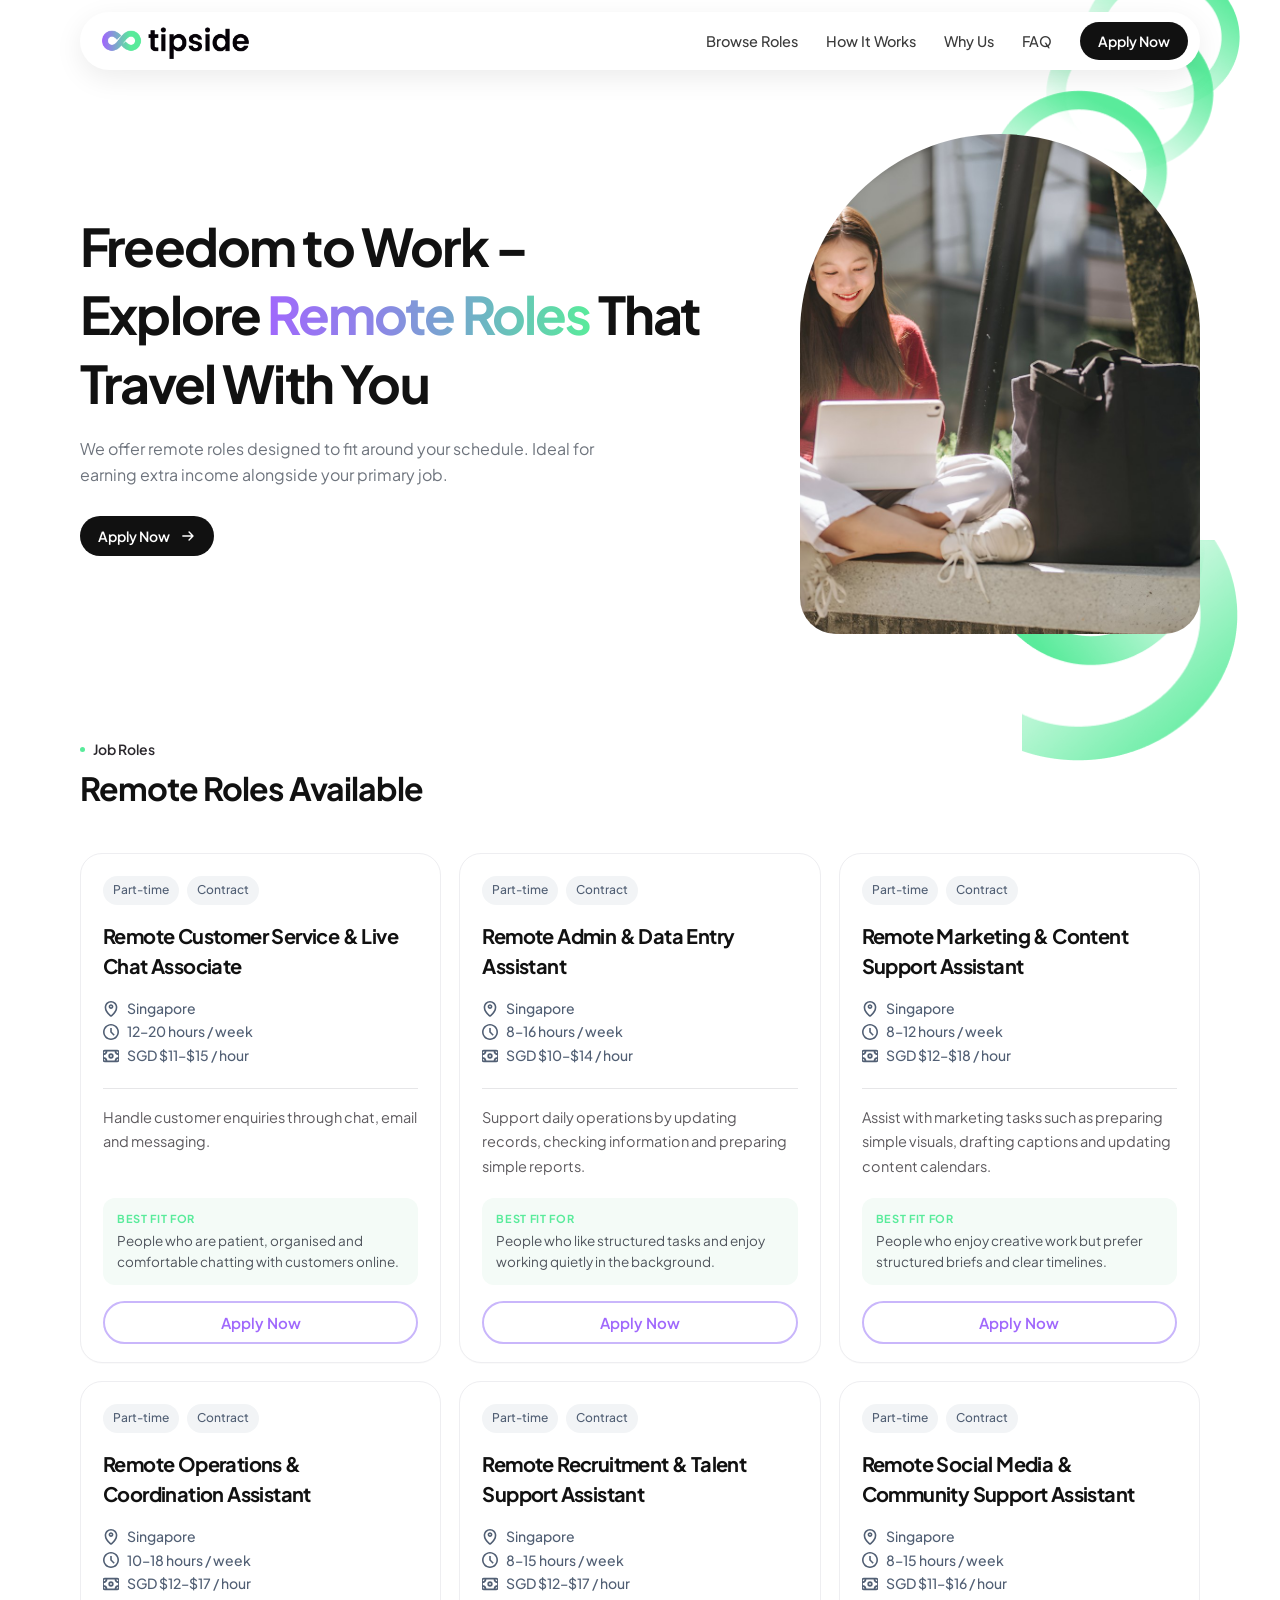
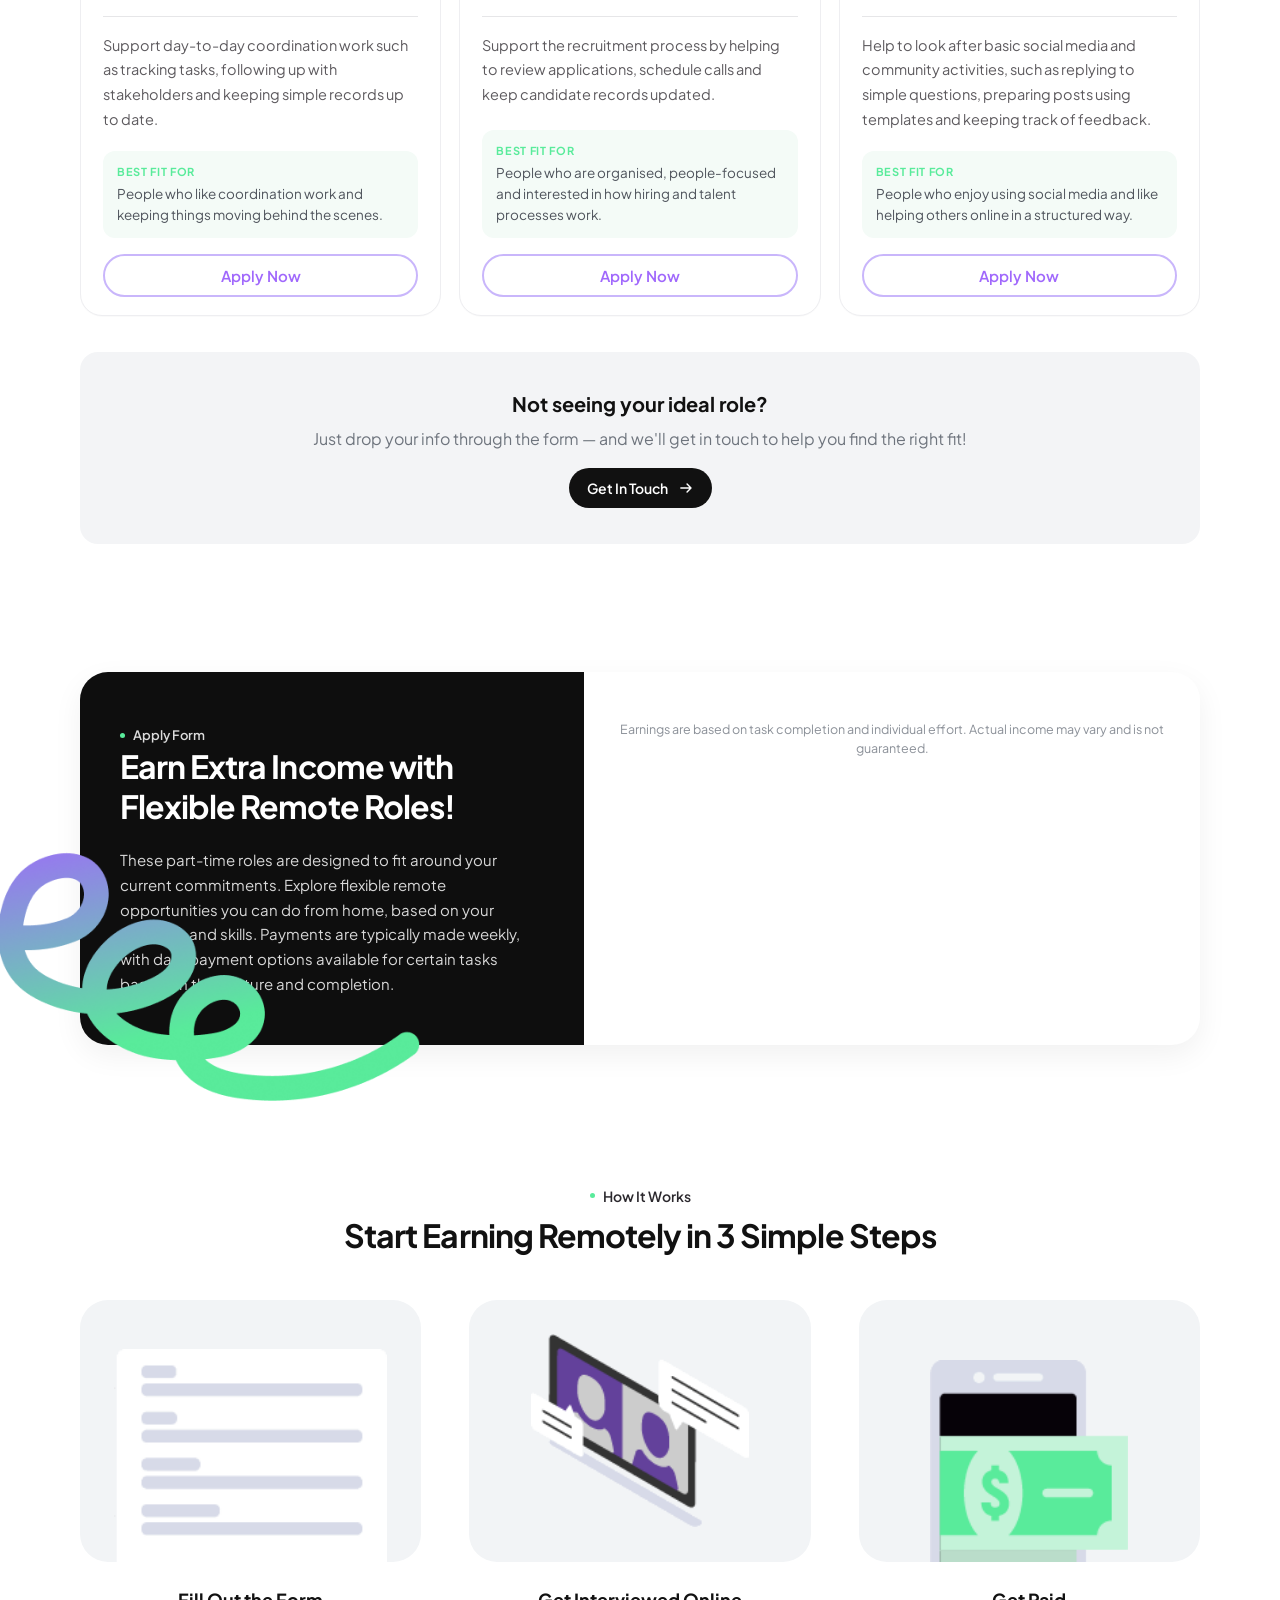
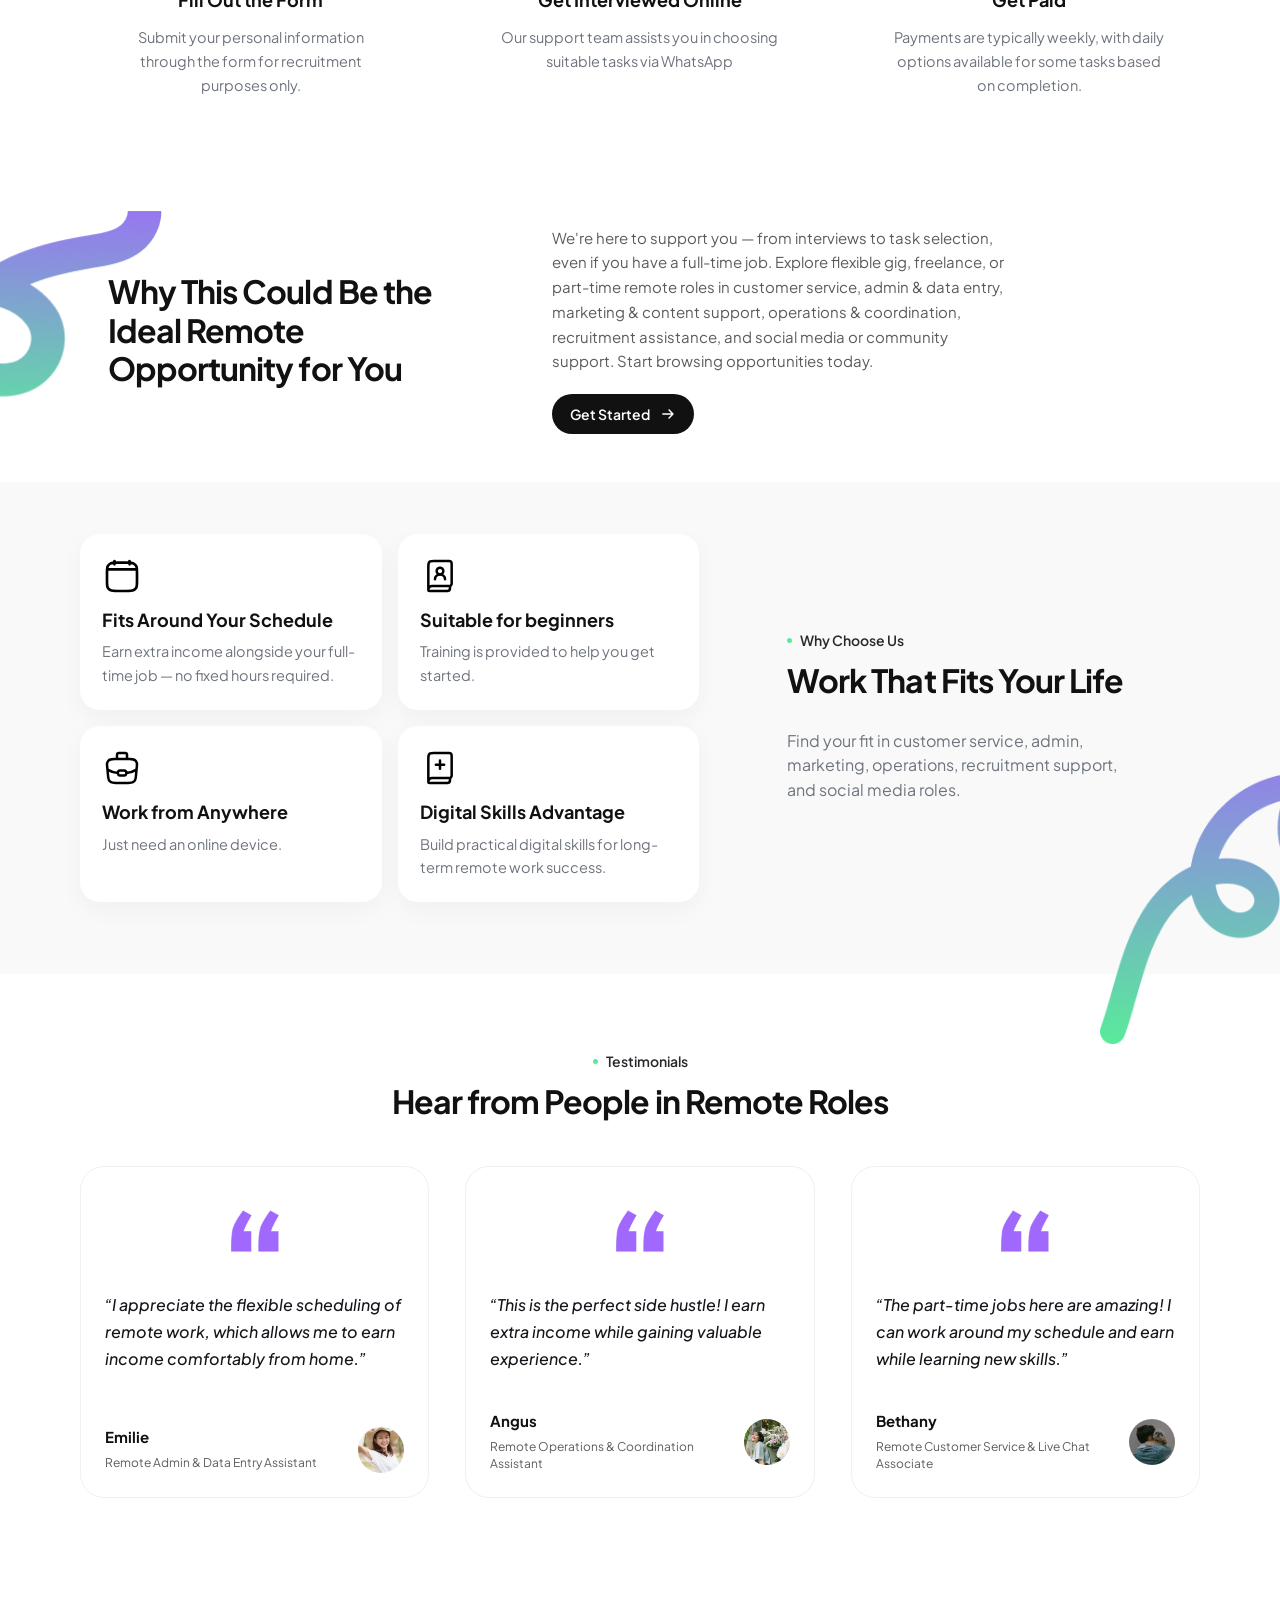
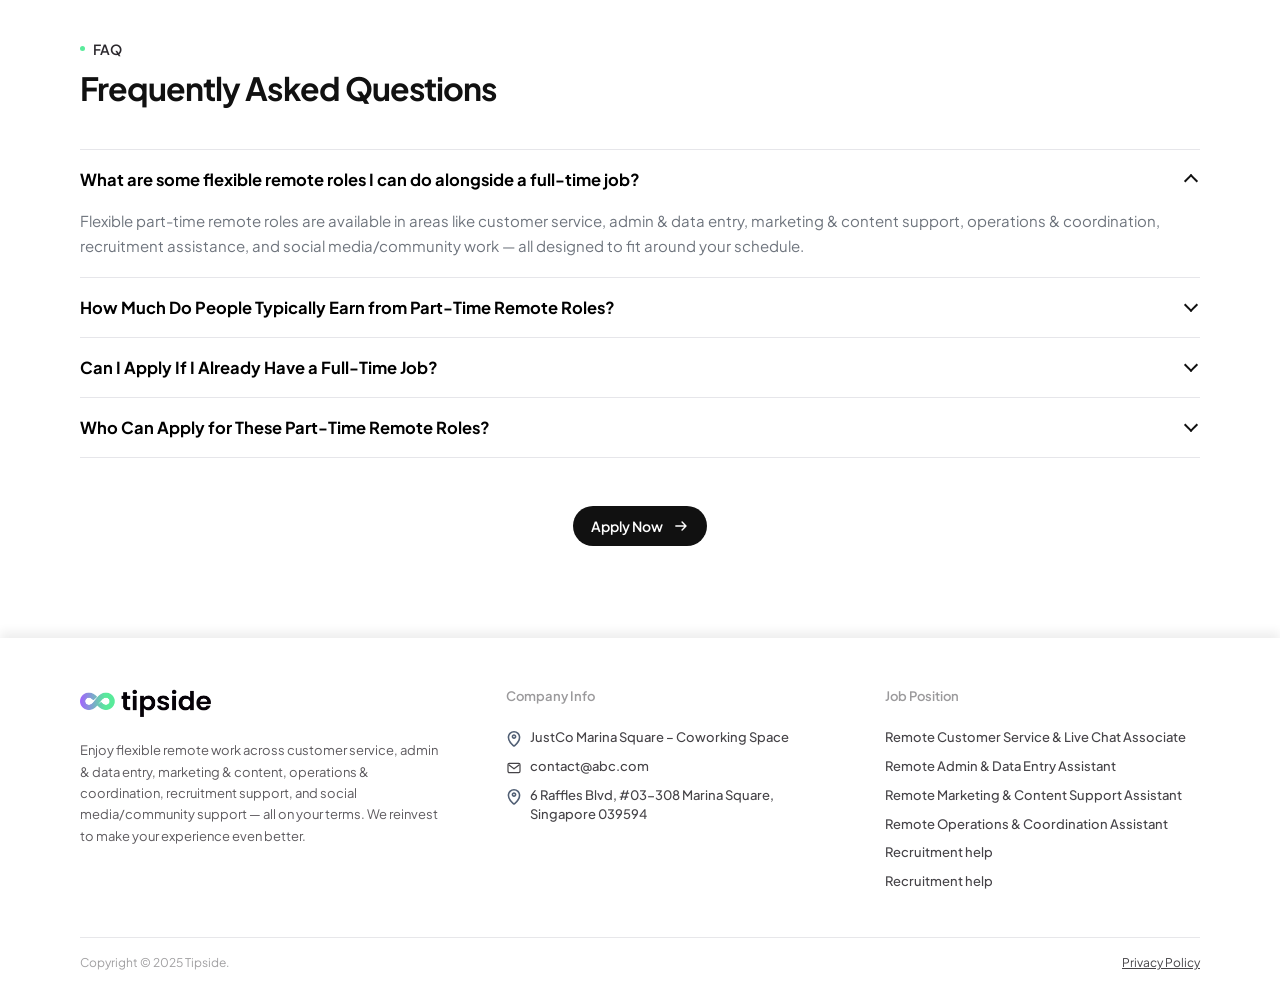
<file: index.html>
<!DOCTYPE html>
<html lang="en">
<head>
  <meta charset="UTF-8">
  <meta name="viewport" content="width=device-width, initial-scale=1">
  <title>Tipside | Flexible Remote Roles in Singapore</title>
  <meta name="description" content="Tipside lists flexible part-time and contract remote roles in Singapore, including customer service, admin, marketing, operations, recruitment support, and community support.">
  <link rel="preconnect" href="https://fonts.googleapis.com">
  <link rel="preconnect" href="https://fonts.gstatic.com" crossorigin>
  <link href="https://fonts.googleapis.com/css2?family=Plus+Jakarta+Sans:wght@400;500;600;700;800&display=swap" rel="stylesheet">
  <link rel="stylesheet" href="css/styles.css?v=51">
</head>
<body>
  <header class="site-header">
    <nav class="nav" aria-label="Primary">
      <a class="logo" href="/">
        <img src="images/logo.png?v=2" alt="tipside" width="156" height="37">
      </a>
      <button class="menu-toggle" type="button" aria-expanded="false" aria-controls="nav-links" aria-label="Open menu">
        <svg width="18" height="12" viewBox="0 0 18 12" aria-hidden="true"><path d="M0 1h18M0 6h18M0 11h18" stroke="currentColor" stroke-width="1.8"/></svg>
      </button>
      <div class="nav-links" id="nav-links">
        <a href="#roles">Browse Roles</a>
        <a href="#how">How It Works</a>
        <a href="#why">Why Us</a>
        <a href="#faq">FAQ</a>
        <a class="btn btn-dark" href="#apply">Apply Now</a>
      </div>
    </nav>
  </header>

  <main>
    <section class="hero">
      <div class="wrap hero-grid">
        <div>
          <h1>Freedom to Work –<br>Explore <span class="grad">Remote Roles</span> That<br>Travel With You</h1>
          <p class="lede">We offer remote roles designed to fit around your schedule. Ideal for earning extra income alongside your primary job.</p>
          <a class="btn btn-dark" href="#apply">Apply Now <svg class="arrow" viewBox="0 0 18 18" aria-hidden="true"><path d="M3.2 9h11M10.2 4.6 14.6 9l-4.4 4.4" fill="none" stroke="currentColor" stroke-width="1.6" stroke-linecap="round" stroke-linejoin="round"/></svg></a>
        </div>
        <div class="hero-visual">
          <div class="hero-frame">
            <img class="hero-group" src="images/group.png" alt="">
            <img class="hero-photo" src="images/hero.jpg" alt="Person working on a laptop outdoors">
          </div>
        </div>
      </div>
    </section>

    <section class="section" id="roles">
      <div class="wrap">
        <p class="eyebrow">Job Roles</p>
        <h2>Remote Roles Available</h2>
        <div class="jobs">
          <article class="job" id="role-cs">
            <div class="tags"><span class="tag">Part-time</span><span class="tag">Contract</span></div>
            <h3>Remote Customer Service &amp; Live Chat Associate</h3>
            <ul class="meta">
              <li><img src="images/icon-pin.svg" alt=""> Singapore</li>
              <li><img src="images/icon-clock.svg" alt=""> 12–20 hours / week</li>
              <li><img src="images/icon-rate.svg" alt=""> SGD $11–$15 / hour</li>
            </ul>
            <div class="divider"></div>
            <p>Handle customer enquiries through chat, email and messaging.</p>
            <div class="fit"><strong>BEST FIT FOR</strong>People who are patient, organised and comfortable chatting with customers online.</div>
            <button class="btn btn-outline" type="button" data-role="Remote Customer Service &amp; Live Chat Associate">Apply Now</button>
          </article>
          <article class="job" id="role-admin">
            <div class="tags"><span class="tag">Part-time</span><span class="tag">Contract</span></div>
            <h3>Remote Admin &amp; Data Entry Assistant</h3>
            <ul class="meta">
              <li><img src="images/icon-pin.svg" alt=""> Singapore</li>
              <li><img src="images/icon-clock.svg" alt=""> 8–16 hours / week</li>
              <li><img src="images/icon-rate.svg" alt=""> SGD $10–$14 / hour</li>
            </ul>
            <div class="divider"></div>
            <p>Support daily operations by updating records, checking information and preparing simple reports.</p>
            <div class="fit"><strong>BEST FIT FOR</strong>People who like structured tasks and enjoy working quietly in the background.</div>
            <button class="btn btn-outline" type="button" data-role="Remote Admin &amp; Data Entry Assistant">Apply Now</button>
          </article>
          <article class="job" id="role-marketing">
            <div class="tags"><span class="tag">Part-time</span><span class="tag">Contract</span></div>
            <h3>Remote Marketing &amp; Content Support Assistant</h3>
            <ul class="meta">
              <li><img src="images/icon-pin.svg" alt=""> Singapore</li>
              <li><img src="images/icon-clock.svg" alt=""> 8–12 hours / week</li>
              <li><img src="images/icon-rate.svg" alt=""> SGD $12–$18 / hour</li>
            </ul>
            <div class="divider"></div>
            <p>Assist with marketing tasks such as preparing simple visuals, drafting captions and updating content calendars.</p>
            <div class="fit"><strong>BEST FIT FOR</strong>People who enjoy creative work but prefer structured briefs and clear timelines.</div>
            <button class="btn btn-outline" type="button" data-role="Remote Marketing &amp; Content Support Assistant">Apply Now</button>
          </article>
          <article class="job" id="role-ops">
            <div class="tags"><span class="tag">Part-time</span><span class="tag">Contract</span></div>
            <h3>Remote Operations &amp; Coordination Assistant</h3>
            <ul class="meta">
              <li><img src="images/icon-pin.svg" alt=""> Singapore</li>
              <li><img src="images/icon-clock.svg" alt=""> 10–18 hours / week</li>
              <li><img src="images/icon-rate.svg" alt=""> SGD $12–$17 / hour</li>
            </ul>
            <div class="divider"></div>
            <p>Support day-to-day coordination work such as tracking tasks, following up with stakeholders and keeping simple records up to date.</p>
            <div class="fit"><strong>BEST FIT FOR</strong>People who like coordination work and keeping things moving behind the scenes.</div>
            <button class="btn btn-outline" type="button" data-role="Remote Operations &amp; Coordination Assistant">Apply Now</button>
          </article>
          <article class="job" id="role-recruitment">
            <div class="tags"><span class="tag">Part-time</span><span class="tag">Contract</span></div>
            <h3>Remote Recruitment &amp; Talent Support Assistant</h3>
            <ul class="meta">
              <li><img src="images/icon-pin.svg" alt=""> Singapore</li>
              <li><img src="images/icon-clock.svg" alt=""> 8–15 hours / week</li>
              <li><img src="images/icon-rate.svg" alt=""> SGD $12–$17 / hour</li>
            </ul>
            <div class="divider"></div>
            <p>Support the recruitment process by helping to review applications, schedule calls and keep candidate records updated.</p>
            <div class="fit"><strong>BEST FIT FOR</strong>People who are organised, people-focused and interested in how hiring and talent processes work.</div>
            <button class="btn btn-outline" type="button" data-role="Remote Recruitment &amp; Talent Support Assistant">Apply Now</button>
          </article>
          <article class="job" id="role-social">
            <div class="tags"><span class="tag">Part-time</span><span class="tag">Contract</span></div>
            <h3>Remote Social Media &amp; Community Support Assistant</h3>
            <ul class="meta">
              <li><img src="images/icon-pin.svg" alt=""> Singapore</li>
              <li><img src="images/icon-clock.svg" alt=""> 8–15 hours / week</li>
              <li><img src="images/icon-rate.svg" alt=""> SGD $11–$16 / hour</li>
            </ul>
            <div class="divider"></div>
            <p>Help to look after basic social media and community activities, such as replying to simple questions, preparing posts using templates and keeping track of feedback.</p>
            <div class="fit"><strong>BEST FIT FOR</strong>People who enjoy using social media and like helping others online in a structured way.</div>
            <button class="btn btn-outline" type="button" data-role="Remote Social Media &amp; Community Support Assistant">Apply Now</button>
          </article>
        </div>
        <div class="nudge">
          <h3>Not seeing your ideal role?</h3>
          <p>Just drop your info through the form — and we'll get in touch to help you find the right fit!</p>
          <a class="btn btn-dark" href="#apply">Get In Touch <svg class="arrow" viewBox="0 0 18 18" aria-hidden="true"><path d="M3.2 9h11M10.2 4.6 14.6 9l-4.4 4.4" fill="none" stroke="currentColor" stroke-width="1.6" stroke-linecap="round" stroke-linejoin="round"/></svg></a>
        </div>
      </div>
    </section>

    <section class="section apply-band" id="apply">
      <img class="deco deco-apply" src="images/union3.png" alt="">
      <div class="wrap">
        <div class="apply-grid">
          <div class="apply-copy">
            <p class="eyebrow">Apply Form</p>
            <h2>Earn Extra Income with Flexible Remote Roles!</h2>
            <p>These part-time roles are designed to fit around your current commitments. Explore flexible remote opportunities you can do from home, based on your schedule and skills. Payments are typically made weekly, with daily payment options available for certain tasks based on their nature and completion.</p>
          </div>
          <div class="apply-form">
            <div data-cddform="x" data-origin="x"></div>
            <script src="https://www.chatfromforms.com/form-embed.js?v=0.1" defer></script>
            <p class="fine">Earnings are based on task completion and individual effort. Actual income may vary and is not guaranteed.</p>
          </div>
        </div>
      </div>
    </section>

    <section class="section" id="how">
      <div class="wrap">
        <p class="eyebrow center">How It Works</p>
        <h2 class="center">Start Earning Remotely in 3 Simple Steps</h2>
        <div class="steps">
          <article class="step">
            <div class="step-art">
              <img src="images/icon-form.png" alt="">
            </div>
            <h3>Fill Out the Form</h3>
            <p>Submit your personal information through the form for recruitment purposes only.</p>
          </article>
          <article class="step">
            <div class="step-art">
              <img src="images/icon-interview.png" alt="">
            </div>
            <h3>Get Interviewed Online</h3>
            <p>Our support team assists you in choosing suitable tasks via WhatsApp</p>
          </article>
          <article class="step">
            <div class="step-art">
              <img src="images/icon-paid.png" alt="">
            </div>
            <h3>Get Paid</h3>
            <p>Payments are typically weekly, with daily options available for some tasks based on completion.</p>
          </article>
        </div>
      </div>
    </section>

    <section class="section why-band" id="why">
      <img class="deco deco-why-left" src="images/union4.png" alt="">
      <div class="wrap">
        <div class="why-intro">
          <h2>Why This Could Be the Ideal Remote Opportunity for You</h2>
          <div>
            <p>We're here to support you — from interviews to task selection, even if you have a full-time job. Explore flexible gig, freelance, or part-time remote roles in customer service, admin &amp; data entry, marketing &amp; content support, operations &amp; coordination, recruitment assistance, and social media or community support. Start browsing opportunities today.</p>
            <a class="btn btn-dark" href="#roles">Get Started <svg class="arrow" viewBox="0 0 18 18" aria-hidden="true"><path d="M3.2 9h11M10.2 4.6 14.6 9l-4.4 4.4" fill="none" stroke="currentColor" stroke-width="1.6" stroke-linecap="round" stroke-linejoin="round"/></svg></a>
          </div>
        </div>
      </div>
      <div class="why-panel">
        <img class="deco deco-why" src="images/union2.png" alt="">
        <div class="wrap">
        <div class="why-grid">
        <div class="why-cards">
          <article class="why-card">
            <img class="why-icon" src="images/icon-calendar.svg" alt="">
            <h3>Fits Around Your Schedule</h3>
            <p>Earn extra income alongside your full-time job — no fixed hours required.</p>
          </article>
          <article class="why-card">
            <img class="why-icon" src="images/icon-beginner.svg" alt="">
            <h3>Suitable for beginners</h3>
            <p>Training is provided to help you get started.</p>
          </article>
          <article class="why-card">
            <img class="why-icon" src="images/icon-briefcase.svg" alt="">
            <h3>Work from Anywhere</h3>
            <p>Just need an online device.</p>
          </article>
          <article class="why-card">
            <img class="why-icon" src="images/icon-skills.svg" alt="">
            <h3>Digital Skills Advantage</h3>
            <p>Build practical digital skills for long-term remote work success.</p>
          </article>
        </div>
        <div class="why-copy">
          <p class="eyebrow">Why Choose Us</p>
          <h2>Work That Fits Your Life</h2>
          <p>Find your fit in customer service, admin, marketing, operations, recruitment support, and social media roles.</p>
        </div>
        </div>
        </div>
      </div>
    </section>

    <section class="section">
      <div class="wrap">
        <p class="eyebrow center">Testimonials</p>
        <h2 class="center">Hear from People in Remote Roles</h2>
        <div class="quotes">
          <article class="quote">
            <div class="quote-mark" aria-hidden="true"><img src="images/quote-mark.png?v=4" alt=""></div>
            <p>“I appreciate the flexible scheduling of remote work, which allows me to earn income comfortably from home.”</p>
            <div class="who"><div><strong>Emilie</strong><span>Remote Admin &amp; Data Entry Assistant</span></div><img class="avatar emilie" src="images/avatar-emilie.png" alt=""></div>
          </article>
          <article class="quote">
            <div class="quote-mark" aria-hidden="true"><img src="images/quote-mark.png?v=4" alt=""></div>
            <p>“This is the perfect side hustle! I earn extra income while gaining valuable experience.”</p>
            <div class="who"><div><strong>Angus</strong><span>Remote Operations &amp; Coordination Assistant</span></div><img class="avatar angus" src="images/avatar-bethany.png" alt=""></div>
          </article>
          <article class="quote">
            <div class="quote-mark" aria-hidden="true"><img src="images/quote-mark.png?v=4" alt=""></div>
            <p>“The part-time jobs here are amazing! I can work around my schedule and earn while learning new skills.”</p>
            <div class="who"><div><strong>Bethany</strong><span>Remote Customer Service &amp; Live Chat Associate</span></div><img class="avatar bethany" src="images/avatar-angus.png" alt=""></div>
          </article>
        </div>
      </div>
    </section>

    <section class="section" id="faq">
      <div class="wrap">
        <p class="eyebrow">FAQ</p>
        <h2>Frequently Asked Questions</h2>
        <div class="faq-list">
          <article class="faq-item open">
            <button type="button" aria-expanded="true">What are some flexible remote roles I can do alongside a full-time job?</button>
            <div class="answer">Flexible part-time remote roles are available in areas like customer service, admin &amp; data entry, marketing &amp; content support, operations &amp; coordination, recruitment assistance, and social media/community work — all designed to fit around your schedule.</div>
          </article>
          <article class="faq-item">
            <button type="button" aria-expanded="false">How Much Do People Typically Earn from Part-Time Remote Roles?</button>
            <div class="answer">Flexible part-time remote roles are available in areas like customer service, admin &amp; data entry, marketing &amp; content support, operations &amp; coordination, recruitment assistance, and social media/community work — all designed to fit around your schedule.</div>
          </article>
          <article class="faq-item">
            <button type="button" aria-expanded="false">Can I Apply If I Already Have a Full-Time Job?</button>
            <div class="answer">Flexible part-time remote roles are available in areas like customer service, admin &amp; data entry, marketing &amp; content support, operations &amp; coordination, recruitment assistance, and social media/community work — all designed to fit around your schedule.</div>
          </article>
          <article class="faq-item">
            <button type="button" aria-expanded="false">Who Can Apply for These Part-Time Remote Roles?</button>
            <div class="answer">Flexible part-time remote roles are available in areas like customer service, admin &amp; data entry, marketing &amp; content support, operations &amp; coordination, recruitment assistance, and social media/community work — all designed to fit around your schedule.</div>
          </article>
        </div>
        <div class="faq-cta"><a class="btn btn-dark" href="#apply">Apply Now <svg class="arrow" viewBox="0 0 18 18" aria-hidden="true"><path d="M3.2 9h11M10.2 4.6 14.6 9l-4.4 4.4" fill="none" stroke="currentColor" stroke-width="1.6" stroke-linecap="round" stroke-linejoin="round"/></svg></a></div>
      </div>
    </section>
  </main>

  <footer class="site-footer">
    <div class="wrap footer-grid">
      <div class="footer-brand">
        <a class="logo" href="/">
          <img src="images/logo.png?v=2" alt="tipside" width="140" height="33">
        </a>
        <p>Enjoy flexible remote work across customer service, admin &amp; data entry, marketing &amp; content, operations &amp; coordination, recruitment support, and social media/community support — all on your terms. We reinvest to make your experience even better.</p>
      </div>
      <div>
        <h4>Company Info</h4>
        <ul>
          <li class="with-icon"><img src="images/icon-pin.svg" alt=""><span>JustCo Marina Square – Coworking Space</span></li>
          <li class="with-icon"><svg width="14" height="14" viewBox="0 0 24 24" aria-hidden="true"><rect x="3" y="5" width="18" height="14" rx="2" fill="none" stroke="#8b9098" stroke-width="1.8"/><path d="M4 7l8 6 8-6" fill="none" stroke="#8b9098" stroke-width="1.8"/></svg><a href="mailto:contact@abc.com">contact@abc.com</a></li>
          <li class="with-icon"><img src="images/icon-pin.svg" alt=""><span>6 Raffles Blvd, #03-308 Marina Square, Singapore 039594</span></li>
        </ul>
      </div>
      <div>
        <h4>Job Position</h4>
        <ul>
          <li><a href="#role-cs">Remote Customer Service &amp; Live Chat Associate</a></li>
          <li><a href="#role-admin">Remote Admin &amp; Data Entry Assistant</a></li>
          <li><a href="#role-marketing">Remote Marketing &amp; Content Support Assistant</a></li>
          <li><a href="#role-ops">Remote Operations &amp; Coordination Assistant</a></li>
          <li><a href="#role-recruitment">Recruitment help</a></li>
          <li><a href="#role-social">Recruitment help</a></li>
        </ul>
      </div>
    </div>
    <div class="wrap legal">
      <span>Copyright © 2025 Tipside.</span>
      <a href="privacy-policy/">Privacy Policy</a>
    </div>
  </footer>
  <script src="js/main.js?v=38"></script>
</body>
</html>
</file>
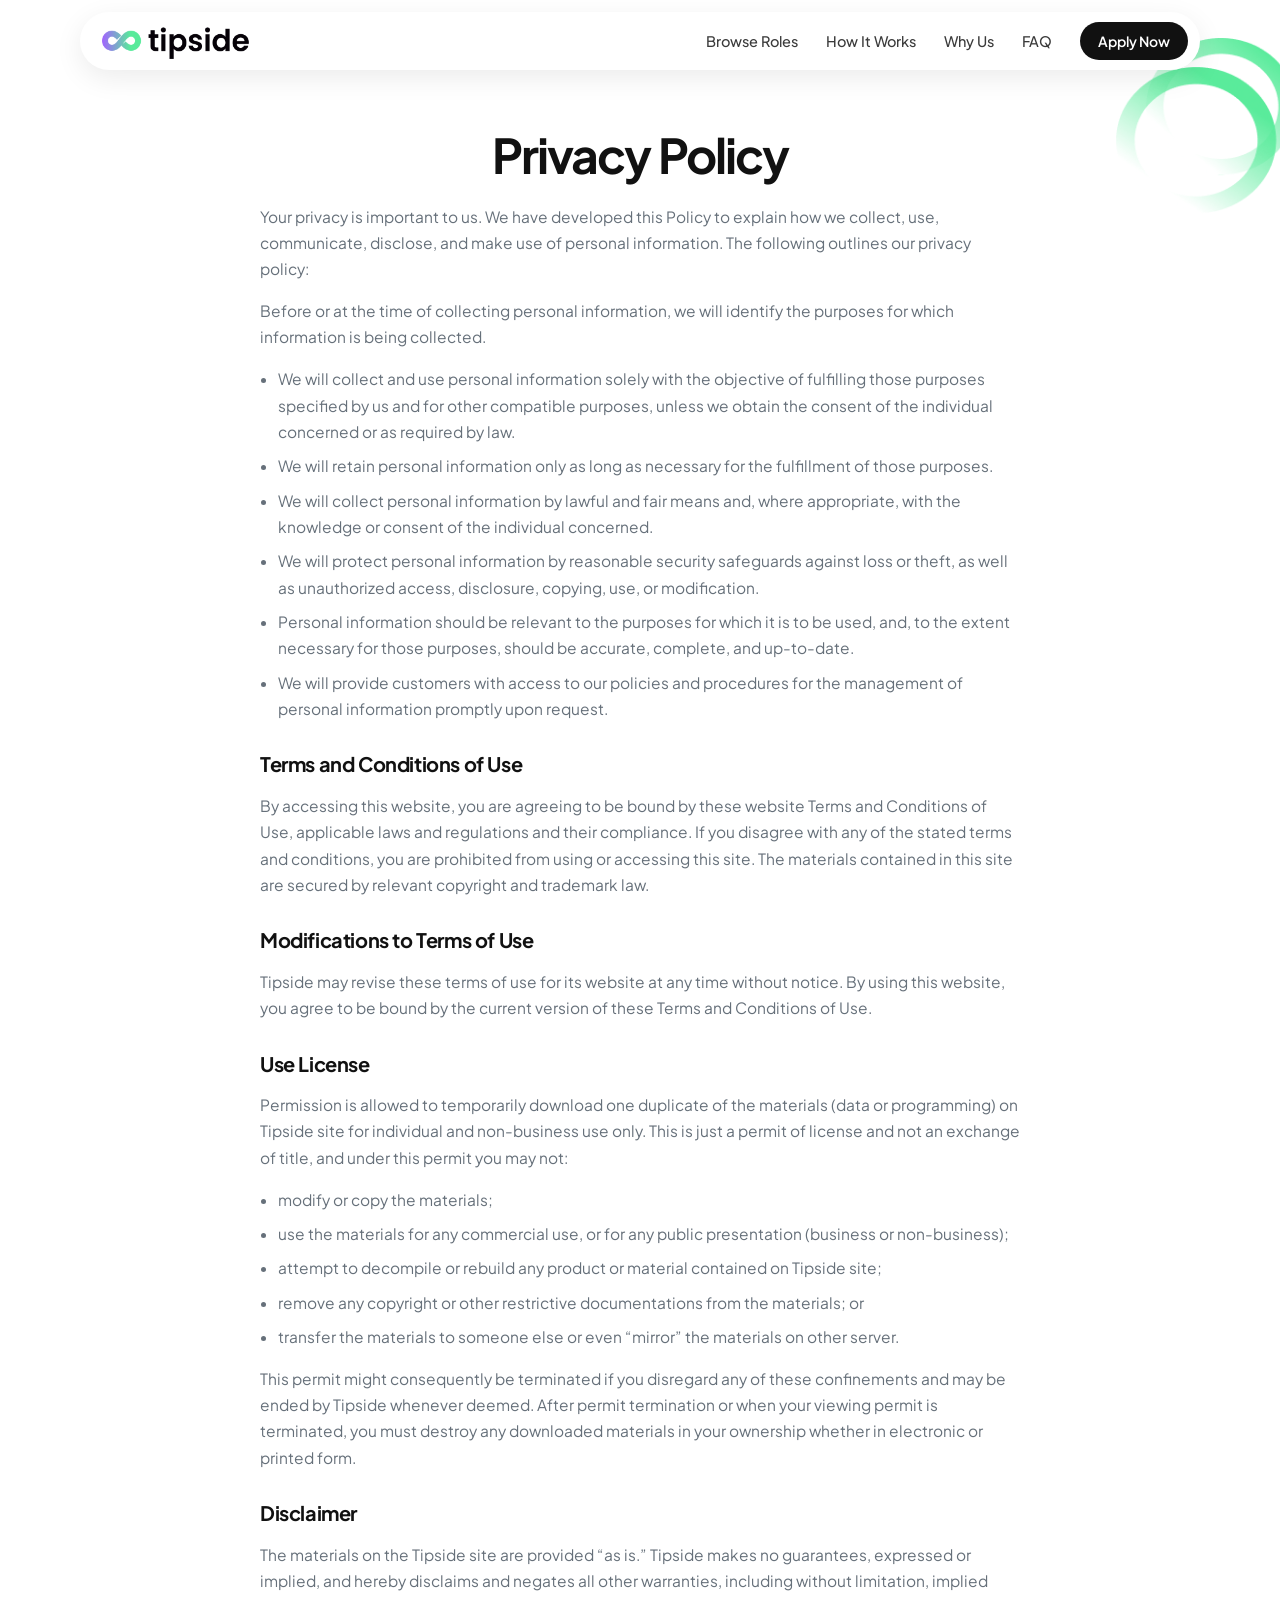
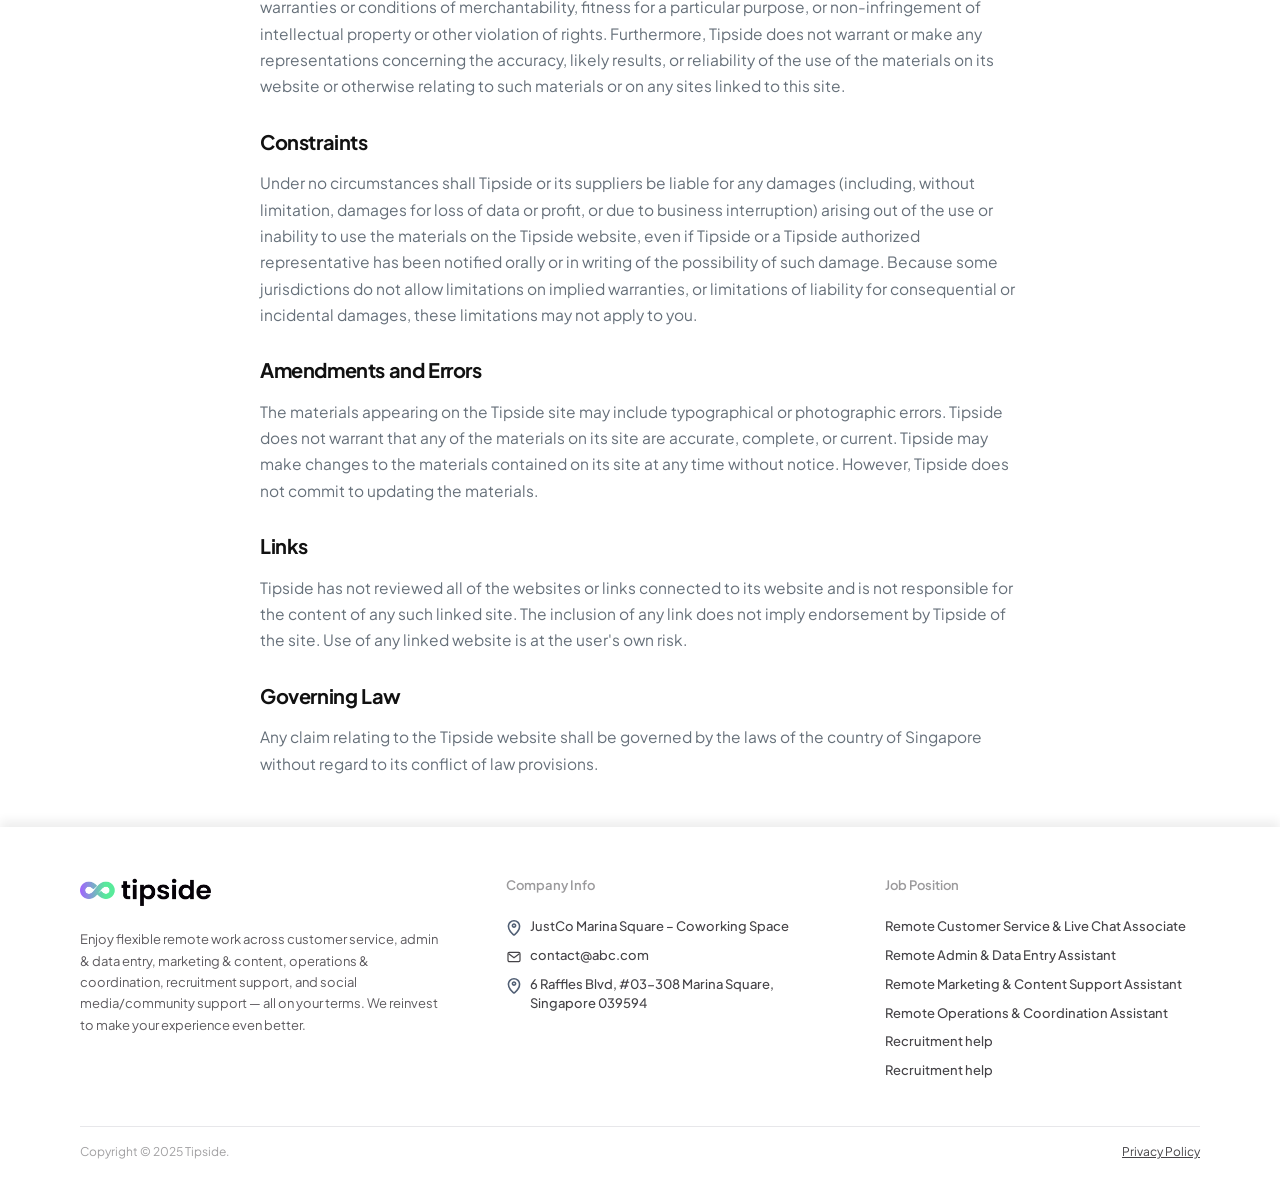
<file: privacy-policy/index.html>
<!DOCTYPE html>
<html lang="en">
<head>
  <meta charset="UTF-8">
  <meta name="viewport" content="width=device-width, initial-scale=1">
  <title>Privacy Policy | Tipside</title>
  <meta name="description" content="Tipside privacy policy and website terms, including how personal information is collected and used.">
  <link rel="preconnect" href="https://fonts.googleapis.com">
  <link rel="preconnect" href="https://fonts.gstatic.com" crossorigin>
  <link href="https://fonts.googleapis.com/css2?family=Plus+Jakarta+Sans:wght@400;500;600;700;800&display=swap" rel="stylesheet">
  <link rel="stylesheet" href="../css/styles.css?v=51">
</head>
<body>
  <header class="site-header">
    <nav class="nav" aria-label="Primary">
      <a class="logo" href="../">
        <img src="../images/logo.png?v=2" alt="tipside" width="156" height="37">
      </a>
      <button class="menu-toggle" type="button" aria-expanded="false" aria-controls="nav-links" aria-label="Open menu">
        <svg width="18" height="12" viewBox="0 0 18 12" aria-hidden="true"><path d="M0 1h18M0 6h18M0 11h18" stroke="currentColor" stroke-width="1.8"/></svg>
      </button>
      <div class="nav-links" id="nav-links">
        <a href="../#roles">Browse Roles</a>
        <a href="../#how">How It Works</a>
        <a href="../#why">Why Us</a>
        <a href="../#faq">FAQ</a>
        <a class="btn btn-dark" href="../#apply">Apply Now</a>
      </div>
    </nav>
  </header>

  <main class="page-hero">
    <img class="privacy-rings" src="../images/group-2.png" alt="">
    <div class="wrap">
      <h1>Privacy Policy</h1>
      <article class="prose">
        <p>Your privacy is important to us. We have developed this Policy to explain how we collect, use, communicate, disclose, and make use of personal information. The following outlines our privacy policy:</p>
        <p>Before or at the time of collecting personal information, we will identify the purposes for which information is being collected.</p>
        <ul>
          <li>We will collect and use personal information solely with the objective of fulfilling those purposes specified by us and for other compatible purposes, unless we obtain the consent of the individual concerned or as required by law.</li>
          <li>We will retain personal information only as long as necessary for the fulfillment of those purposes.</li>
          <li>We will collect personal information by lawful and fair means and, where appropriate, with the knowledge or consent of the individual concerned.</li>
          <li>We will protect personal information by reasonable security safeguards against loss or theft, as well as unauthorized access, disclosure, copying, use, or modification.</li>
          <li>Personal information should be relevant to the purposes for which it is to be used, and, to the extent necessary for those purposes, should be accurate, complete, and up-to-date.</li>
          <li>We will provide customers with access to our policies and procedures for the management of personal information promptly upon request.</li>
        </ul>

        <h2>Terms and Conditions of Use</h2>
        <p>By accessing this website, you are agreeing to be bound by these website Terms and Conditions of Use, applicable laws and regulations and their compliance. If you disagree with any of the stated terms and conditions, you are prohibited from using or accessing this site. The materials contained in this site are secured by relevant copyright and trademark law.</p>

        <h2>Modifications to Terms of Use</h2>
        <p>Tipside may revise these terms of use for its website at any time without notice. By using this website, you agree to be bound by the current version of these Terms and Conditions of Use.</p>

        <h2>Use License</h2>
        <p>Permission is allowed to temporarily download one duplicate of the materials (data or programming) on Tipside site for individual and non-business use only. This is just a permit of license and not an exchange of title, and under this permit you may not:</p>
        <ul>
          <li>modify or copy the materials;</li>
          <li>use the materials for any commercial use, or for any public presentation (business or non-business);</li>
          <li>attempt to decompile or rebuild any product or material contained on Tipside site;</li>
          <li>remove any copyright or other restrictive documentations from the materials; or</li>
          <li>transfer the materials to someone else or even “mirror” the materials on other server.</li>
        </ul>
        <p>This permit might consequently be terminated if you disregard any of these confinements and may be ended by Tipside whenever deemed. After permit termination or when your viewing permit is terminated, you must destroy any downloaded materials in your ownership whether in electronic or printed form.</p>

        <h2>Disclaimer</h2>
        <p>The materials on the Tipside site are provided “as is.” Tipside makes no guarantees, expressed or implied, and hereby disclaims and negates all other warranties, including without limitation, implied warranties or conditions of merchantability, fitness for a particular purpose, or non-infringement of intellectual property or other violation of rights. Furthermore, Tipside does not warrant or make any representations concerning the accuracy, likely results, or reliability of the use of the materials on its website or otherwise relating to such materials or on any sites linked to this site.</p>

        <h2>Constraints</h2>
        <p>Under no circumstances shall Tipside or its suppliers be liable for any damages (including, without limitation, damages for loss of data or profit, or due to business interruption) arising out of the use or inability to use the materials on the Tipside website, even if Tipside or a Tipside authorized representative has been notified orally or in writing of the possibility of such damage. Because some jurisdictions do not allow limitations on implied warranties, or limitations of liability for consequential or incidental damages, these limitations may not apply to you.</p>

        <h2>Amendments and Errors</h2>
        <p>The materials appearing on the Tipside site may include typographical or photographic errors. Tipside does not warrant that any of the materials on its site are accurate, complete, or current. Tipside may make changes to the materials contained on its site at any time without notice. However, Tipside does not commit to updating the materials.</p>

        <h2>Links</h2>
        <p>Tipside has not reviewed all of the websites or links connected to its website and is not responsible for the content of any such linked site. The inclusion of any link does not imply endorsement by Tipside of the site. Use of any linked website is at the user's own risk.</p>

        <h2>Governing Law</h2>
        <p>Any claim relating to the Tipside website shall be governed by the laws of the country of Singapore without regard to its conflict of law provisions.</p>
      </article>
    </div>
  </main>

  <footer class="site-footer">
    <div class="wrap footer-grid">
      <div class="footer-brand">
        <a class="logo" href="../"><img src="../images/logo.png?v=2" alt="tipside" width="140" height="33"></a>
        <p>Enjoy flexible remote work across customer service, admin &amp; data entry, marketing &amp; content, operations &amp; coordination, recruitment support, and social media/community support — all on your terms. We reinvest to make your experience even better.</p>
      </div>
      <div>
        <h4>Company Info</h4>
        <ul>
          <li class="with-icon"><img src="../images/icon-pin.svg" alt=""><span>JustCo Marina Square – Coworking Space</span></li>
          <li class="with-icon"><svg width="14" height="14" viewBox="0 0 24 24" aria-hidden="true"><rect x="3" y="5" width="18" height="14" rx="2" fill="none" stroke="#8b9098" stroke-width="1.8"/><path d="M4 7l8 6 8-6" fill="none" stroke="#8b9098" stroke-width="1.8"/></svg><a href="mailto:contact@abc.com">contact@abc.com</a></li>
          <li class="with-icon"><img src="../images/icon-pin.svg" alt=""><span>6 Raffles Blvd, #03-308 Marina Square, Singapore 039594</span></li>
        </ul>
      </div>
      <div>
        <h4>Job Position</h4>
        <ul>
          <li><a href="../#role-cs">Remote Customer Service &amp; Live Chat Associate</a></li>
          <li><a href="../#role-admin">Remote Admin &amp; Data Entry Assistant</a></li>
          <li><a href="../#role-marketing">Remote Marketing &amp; Content Support Assistant</a></li>
          <li><a href="../#role-ops">Remote Operations &amp; Coordination Assistant</a></li>
          <li><a href="../#role-recruitment">Recruitment help</a></li>
          <li><a href="../#role-social">Recruitment help</a></li>
        </ul>
      </div>
    </div>
    <div class="wrap legal">
      <span>Copyright © 2025 Tipside.</span>
      <a href="./">Privacy Policy</a>
    </div>
  </footer>
  <script src="../js/main.js?v=38"></script>
</body>
</html>
</file>
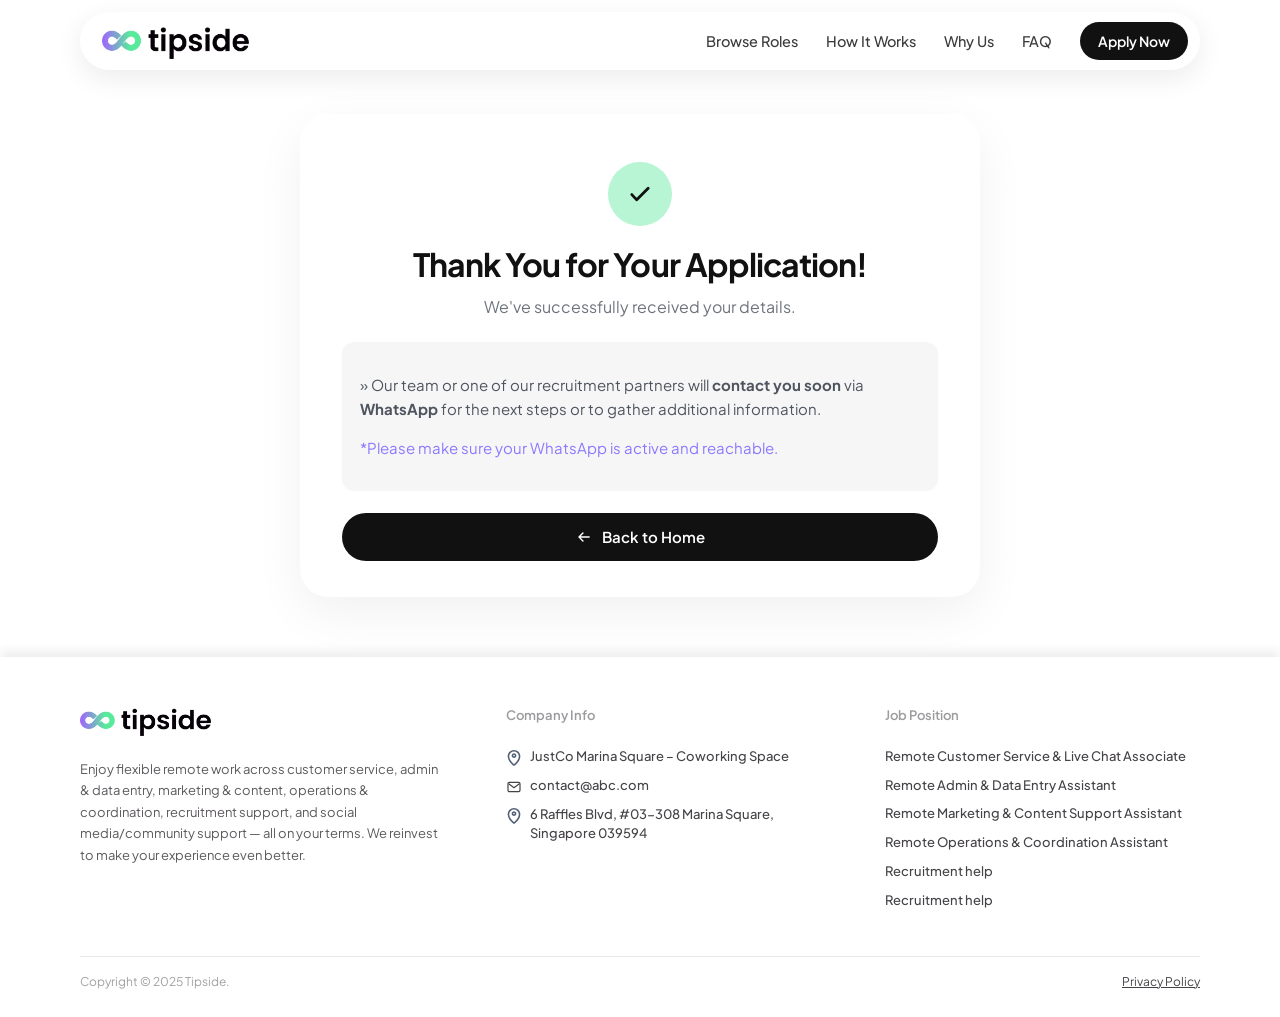
<file: thank-you/index.html>
<!DOCTYPE html>
<html lang="en">
<head>
  <meta charset="UTF-8">
  <meta name="viewport" content="width=device-width, initial-scale=1">
  <title>Thank You | Tipside</title>
  <meta name="description" content="Your Tipside application details have been received.">
  <link rel="preconnect" href="https://fonts.googleapis.com">
  <link rel="preconnect" href="https://fonts.gstatic.com" crossorigin>
  <link href="https://fonts.googleapis.com/css2?family=Plus+Jakarta+Sans:wght@400;500;600;700;800&display=swap" rel="stylesheet">
  <link rel="stylesheet" href="../css/styles.css?v=51">
</head>
<body>
  <header class="site-header">
    <nav class="nav" aria-label="Primary">
      <a class="logo" href="../">
        <img src="../images/logo.png?v=2" alt="tipside" width="156" height="37">
      </a>
      <button class="menu-toggle" type="button" aria-expanded="false" aria-controls="nav-links" aria-label="Open menu">
        <svg width="18" height="12" viewBox="0 0 18 12" aria-hidden="true"><path d="M0 1h18M0 6h18M0 11h18" stroke="currentColor" stroke-width="1.8"/></svg>
      </button>
      <div class="nav-links" id="nav-links">
        <a href="../#roles">Browse Roles</a>
        <a href="../#how">How It Works</a>
        <a href="../#why">Why Us</a>
        <a href="../#faq">FAQ</a>
        <a class="btn btn-dark" href="../#apply">Apply Now</a>
      </div>
    </nav>
  </header>

  <main class="thanks">
    <div class="wrap">
      <article class="thanks-card">
        <div class="success-badge" aria-hidden="true">
          <svg width="28" height="28" viewBox="0 0 24 24"><path d="M5 12.5 9.2 17 19 7" fill="none" stroke="#111" stroke-width="2.4" stroke-linecap="round" stroke-linejoin="round"/></svg>
        </div>
        <h1>Thank You for Your Application!</h1>
        <p class="sub">We've successfully received your details.</p>
        <div class="note">
          <p>» Our team or one of our recruitment partners will <strong>contact you soon</strong> via <strong>WhatsApp</strong> for the next steps or to gather additional information.</p>
          <p class="accent">*Please make sure your WhatsApp is active and reachable.</p>
        </div>
        <a class="btn btn-dark wide" href="../"><svg class="arrow" viewBox="0 0 18 18" aria-hidden="true"><path d="M14.8 9H3.8M7.8 4.6 3.4 9l4.4 4.4" fill="none" stroke="currentColor" stroke-width="1.6" stroke-linecap="round" stroke-linejoin="round"/></svg> Back to Home</a>
      </article>
    </div>
  </main>

  <footer class="site-footer">
    <div class="wrap footer-grid">
      <div class="footer-brand">
        <a class="logo" href="../"><img src="../images/logo.png?v=2" alt="tipside" width="140" height="33"></a>
        <p>Enjoy flexible remote work across customer service, admin &amp; data entry, marketing &amp; content, operations &amp; coordination, recruitment support, and social media/community support — all on your terms. We reinvest to make your experience even better.</p>
      </div>
      <div>
        <h4>Company Info</h4>
        <ul>
          <li class="with-icon"><img src="../images/icon-pin.svg" alt=""><span>JustCo Marina Square – Coworking Space</span></li>
          <li class="with-icon"><svg width="14" height="14" viewBox="0 0 24 24" aria-hidden="true"><rect x="3" y="5" width="18" height="14" rx="2" fill="none" stroke="#8b9098" stroke-width="1.8"/><path d="M4 7l8 6 8-6" fill="none" stroke="#8b9098" stroke-width="1.8"/></svg><a href="mailto:contact@abc.com">contact@abc.com</a></li>
          <li class="with-icon"><img src="../images/icon-pin.svg" alt=""><span>6 Raffles Blvd, #03-308 Marina Square, Singapore 039594</span></li>
        </ul>
      </div>
      <div>
        <h4>Job Position</h4>
        <ul>
          <li><a href="../#role-cs">Remote Customer Service &amp; Live Chat Associate</a></li>
          <li><a href="../#role-admin">Remote Admin &amp; Data Entry Assistant</a></li>
          <li><a href="../#role-marketing">Remote Marketing &amp; Content Support Assistant</a></li>
          <li><a href="../#role-ops">Remote Operations &amp; Coordination Assistant</a></li>
          <li><a href="../#role-recruitment">Recruitment help</a></li>
          <li><a href="../#role-social">Recruitment help</a></li>
        </ul>
      </div>
    </div>
    <div class="wrap legal">
      <span>Copyright © 2025 Tipside.</span>
      <a href="../privacy-policy/">Privacy Policy</a>
    </div>
  </footer>
  <script src="../js/main.js?v=38"></script>
</body>
</html>
</file>
<file: css/styles.css>
:root {
  --bg: #ffffff;
  --white: #ffffff;
  --ink: #111111;
  --muted: #6e747d;
  --line: #ececef;
  --soft: #f3f4f6;
  --lavender: #a068f8;
  --mint: #58e898;
  --green: #59eb9b;
  --green-soft: #eefbf4;
  --purple: #7c6cf0;
  --purple-line: #d9d2ff;
  --shadow: 0 10px 30px rgba(17, 17, 17, 0.06);
  --nav-shadow: 0 8px 28px rgba(17, 17, 17, 0.08);
  --radius: 18px;
  --max: 1120px;
  --font: "Plus Jakarta Sans", "Segoe UI", sans-serif;
  --header-offset: 48px;
}

* { box-sizing: border-box; }
html {
  scroll-behavior: smooth;
  scroll-padding-top: var(--header-offset);
}
body {
  margin: 0;
  font-family: var(--font);
  color: var(--ink);
  background: var(--bg);
  line-height: 1.55;
}
img { max-width: 100%; display: block; }
a { color: inherit; text-decoration: none; }
button, input, select { font-family: inherit; }
.wrap { width: min(var(--max), calc(100% - 40px)); margin: 0 auto; }

.site-header {
  position: sticky;
  top: 0;
  z-index: 50;
  padding: 12px 0 10px;
  background: transparent;
  overflow-anchor: none;
}
.site-header.is-stuck { background: var(--bg); }
.nav {
  width: min(var(--max), calc(100% - 40px));
  margin: 0 auto;
  background: var(--white);
  border-radius: 999px;
  box-shadow: var(--nav-shadow);
  display: flex;
  align-items: center;
  gap: 24px;
  padding: 10px 12px 10px 22px;
}
.logo {
  display: inline-flex;
  align-items: center;
  gap: 8px;
  font-weight: 800;
  font-size: 22px;
  letter-spacing: -0.04em;
}
.logo img { width: 148px; height: auto; display: block; }
.site-footer .logo img { width: 132px; }
.nav-links {
  display: flex;
  align-items: center;
  gap: 28px;
  margin-left: auto;
  color: #3a3a3a;
  font-size: 14.5px;
  font-weight: 500;
}
.nav-links a:hover { color: var(--ink); }
.btn {
  display: inline-flex;
  align-items: center;
  justify-content: center;
  gap: 10px;
  border: 0;
  cursor: pointer;
  border-radius: 999px;
  font-weight: 600;
  line-height: 1;
}
.btn-dark {
  background: #111;
  color: #fff;
  padding: 12px 18px;
  font-size: 14px;
}
.btn .arrow {
  width: 16px;
  height: 16px;
  display: block;
  flex: 0 0 auto;
}
.btn-dark.wide { width: 100%; padding: 16px 20px; font-size: 15px; }
.menu-toggle {
  display: none;
  margin-left: auto;
  width: 42px;
  height: 42px;
  border-radius: 50%;
  border: 0;
  background: #111;
  color: #fff;
  cursor: pointer;
}

.hero { padding: 54px 0 28px; position: relative; overflow: visible; }
.hero-grid {
  display: grid;
  grid-template-columns: 1.22fr 0.78fr;
  gap: 24px;
  align-items: center;
}
.hero h1 {
  margin: 0 0 18px;
  font-size: clamp(36px, 4.2vw, 52px);
  line-height: 1.32;
  letter-spacing: -0.035em;
  font-weight: 700;
}
.hero h1 .grad {
  display: inline-block;
  background-image: linear-gradient(90deg, #a068fc 0%, #8c86e6 34%, #6eb4c4 66%, #59eb9b 100%);
  -webkit-background-clip: text;
  background-clip: text;
  color: transparent;
  -webkit-text-fill-color: transparent;
}
.lede {
  margin: 0 0 28px;
  max-width: 520px;
  color: var(--muted);
  font-size: 16px;
  font-weight: 400;
  line-height: 1.65;
}
.hero-visual { position: relative; min-height: 0; }
.hero-frame {
  position: relative;
  width: min(100%, 400px);
  margin-left: auto;
}
.hero-group {
  position: absolute;
  z-index: 0;
  width: 82%;
  max-width: none;
  height: auto;
  right: -10%;
  top: -168px;
  transform: none;
  pointer-events: none;
}
.hero-photo {
  width: 100%;
  aspect-ratio: 0.8;
  border-radius: 200px 200px 36px 36px;
  object-fit: cover;
  object-position: 58% 42%;
  display: block;
  position: relative;
  z-index: 1;
}
.blob {
  position: absolute;
  pointer-events: none;
  z-index: 0;
}

.eyebrow {
  display: inline-flex;
  align-items: center;
  gap: 8px;
  color: #2b282d;
  font-size: 14px;
  font-weight: 600;
  line-height: 1.3;
  margin-bottom: 10px;
}
.eyebrow::before {
  content: "";
  width: 5px;
  height: 5px;
  border-radius: 50%;
  background: #59eb9b;
  flex: 0 0 auto;
}
.eyebrow.center { display: flex; justify-content: center; width: 100%; }
.section { padding: 64px 0; }
#roles,
#apply,
#how { background: #fff; }
.section h2 {
  margin: 0 0 28px;
  font-size: 32px;
  font-weight: 700;
  letter-spacing: -0.03em;
  line-height: 1.28;
}
#roles h2,
#how h2 { margin-bottom: 44px; }
#faq h2 { margin-bottom: 40px; }
.center { text-align: center; }

.jobs {
  display: grid;
  grid-template-columns: repeat(3, 1fr);
  gap: 18px;
}
.job {
  background: var(--white);
  border: 1px solid #eeeef1;
  border-radius: 22px;
  padding: 22px 22px 18px;
  display: flex;
  flex-direction: column;
  height: 100%;
  box-shadow: 0 1px 0 rgba(0,0,0,0.02);
}
.tags { display: flex; gap: 8px; margin-bottom: 16px; }
.tag {
  background: #f2f4f6;
  color: #515f74;
  border-radius: 999px;
  padding: 5px 10px;
  font-size: 12px;
  font-weight: 500;
}
.job h3 {
  margin: 0 0 14px;
  color: #111111;
  font-size: 20px;
  font-weight: 700;
  letter-spacing: -0.03em;
  line-height: 1.5;
}
.meta { list-style: none; margin: 0; padding: 0 0 14px; color: #515f74; font-size: 14px; font-weight: 500; line-height: 1.4; }
.meta li { display: flex; gap: 8px; align-items: center; margin: 4px 0; }
.meta img { width: 16px; height: 16px; flex: 0 0 auto; }
.job p { margin: 0 0 20px; color: #5d5a5e; font-size: 14.5px; font-weight: 400; line-height: 1.7; }
.divider {
  flex: 0 0 auto;
  height: 0;
  border: 0;
  border-top: 1px solid #e6e6e8;
  background: none;
  margin: 4px 0 16px;
}
.fit {
  margin-top: auto;
  background: #f4fbf7;
  border-radius: 12px;
  padding: 12px 14px;
  color: #4f545c;
  font-size: 13.5px;
  font-weight: 400;
  line-height: 1.55;
}
.fit strong {
  display: block;
  color: #59eb9b;
  font-size: 11px;
  font-weight: 700;
  letter-spacing: 0.06em;
  margin-bottom: 4px;
}
.btn-outline {
  width: 100%;
  background: #fff;
  color: #a068fc;
  border: 2px solid #c9b6fb;
  padding: 12px 16px;
  margin-top: 16px;
  font-size: 15px;
  font-weight: 600;
}
.btn-outline:hover { background: #f7f5ff; }

.nudge {
  margin-top: 36px;
  background: #f3f4f6;
  border-radius: 18px;
  text-align: center;
  padding: 36px 20px;
}
.nudge h3 { margin: 0 0 8px; font-size: 20px; }
.nudge p { margin: 0 0 16px; color: var(--muted); }

.apply-band { position: relative; }
.deco { position: absolute; pointer-events: none; }
.deco-apply {
  left: max(-8px, calc(50% - 640px));
  bottom: 8px;
  width: min(420px, 46vw);
  z-index: 3;
}
.why-band { position: relative; overflow-x: clip; padding-bottom: 0; }
.deco-why-left {
  width: 220px;
  left: -56px;
  top: 36px;
  z-index: 0;
  max-width: none;
}
.why-panel {
  position: relative;
  background: #f9f9f9;
  padding: 52px 0 72px;
  margin-top: 8px;
}
.deco-why {
  width: 300px;
  right: -120px;
  top: auto;
  bottom: -70px;
  z-index: 0;
  max-width: none;
}
.why-band .wrap { position: relative; z-index: 1; }
.apply-grid {
  display: grid;
  grid-template-columns: 0.9fr 1.1fr;
  background: var(--white);
  border-radius: 28px;
  overflow: hidden;
  box-shadow: var(--shadow);
  position: relative;
  z-index: 1;
}
.apply-copy {
  background: #0e0e0e;
  color: #fff;
  padding: 48px 40px;
}
.apply-copy h2 { color: #fff; font-size: 32px; font-weight: 700; line-height: 1.25; margin-bottom: 22px; }
.apply-copy p { color: #d8d8d8; margin: 0; max-width: 420px; font-size: 15px; font-weight: 400; line-height: 1.65; }
.apply-form { padding: 36px 36px 28px; }
.field { margin-bottom: 16px; }
.field label { display: block; font-size: 14px; font-weight: 600; line-height: 1.4; margin-bottom: 6px; }
.field input, .field select {
  width: 100%;
  border: 1px solid #e4e4e8;
  background: #fff;
  border-radius: 10px;
  padding: 12px 14px;
  font-size: 15px;
  color: var(--ink);
  outline: none;
}
.field input:focus, .field select:focus { border-color: #c8befc; }
.consent {
  display: flex;
  gap: 10px;
  align-items: flex-start;
  font-size: 13px;
  color: #66707a;
  margin: 12px 0;
}
.consent input { margin-top: 3px; }
.consent a { color: var(--purple); text-decoration: underline; }
.robot {
  display: flex;
  align-items: center;
  justify-content: space-between;
  border: 1px solid #e4e4e8;
  border-radius: 8px;
  padding: 12px 14px;
  margin: 8px 0 16px;
  max-width: 300px;
  background: #fafafa;
}
.robot label { display: flex; gap: 10px; align-items: center; font-size: 15px; }
.robot img { width: 36px; height: 36px; }
.fine {
  text-align: center;
  color: #8b9098;
  font-size: 12.5px;
  margin: 12px 0 0;
}
.error {
  display: none;
  background: #fff1f1;
  color: #9b1c1c;
  border-radius: 10px;
  padding: 10px 12px;
  font-size: 13px;
  margin-bottom: 12px;
}
.error.show { display: block; }

.steps { display: grid; grid-template-columns: repeat(3, 1fr); gap: 48px; }
.step { text-align: center; }
.step-art {
  background: #f2f4f6;
  border-radius: 28px;
  aspect-ratio: 253 / 194;
  display: flex;
  align-items: center;
  justify-content: center;
  overflow: hidden;
  margin-bottom: 26px;
}
.step-art img { width: 64%; height: auto; }
.step:nth-child(1) .step-art { align-items: flex-end; }
.step:nth-child(1) .step-art img { width: 80%; }
.step:nth-child(3) .step-art { align-items: flex-end; }
.step:nth-child(3) .step-art img { width: 58%; }
.step h3 { margin: 0 0 14px; font-size: 18px; font-weight: 700; line-height: 1.35; }
.step p { margin: 0 auto; max-width: 280px; color: var(--muted); font-size: 14.5px; font-weight: 400; line-height: 1.65; }

.why-intro {
  display: grid;
  grid-template-columns: minmax(280px, 400px) minmax(0, 1fr);
  gap: 72px;
  align-items: center;
  margin-bottom: 48px;
}
.why-intro h2 {
  margin: 0;
  padding-left: 28px;
  max-width: 390px;
  font-size: 32px;
  font-weight: 700;
  line-height: 1.2;
  letter-spacing: -0.03em;
  position: relative;
  z-index: 1;
}
.why-intro > div { position: relative; z-index: 1; }
.why-intro p {
  color: #5d5a5e;
  margin: 0 0 20px;
  font-size: 15px;
  font-weight: 400;
  line-height: 1.65;
  max-width: 460px;
}
.why-grid {
  position: relative;
  display: grid;
  grid-template-columns: 1.2fr 0.8fr;
  gap: 88px;
  align-items: center;
  background: transparent;
  padding: 0;
}
.why-cards {
  display: grid;
  grid-template-columns: 1fr 1fr;
  gap: 16px;
}
.why-card {
  background: var(--white);
  border-radius: 20px;
  padding: 22px;
  box-shadow: 0 8px 24px rgba(17,17,17,0.04);
}
.why-icon { width: 40px; height: 40px; object-fit: contain; object-position: left center; }
.why-card h3 { margin: 12px 0 8px; font-size: 18px; font-weight: 700; line-height: 1.35; }
.why-card p { margin: 0; color: var(--muted); font-size: 14.5px; font-weight: 400; line-height: 1.65; }
.why-copy { position: relative; z-index: 1; max-width: 340px; }
.why-cards { position: relative; z-index: 1; }
.why-copy h2 { margin-top: 0; }
.why-copy p { color: var(--muted); }
.why-copy .eyebrow { color: #2b282d; }
.apply-copy .eyebrow { color: rgba(255, 255, 255, 0.85); font-size: 13px; font-weight: 600; }

.quotes {
  display: grid;
  grid-template-columns: repeat(3, 1fr);
  gap: 36px;
  padding-top: 16px;
}
.quote {
  background: var(--white);
  border: 1px solid #f0f0f2;
  border-radius: 24px;
  padding: 32px 24px 24px;
  min-height: 280px;
  display: flex;
  flex-direction: column;
}
.quote-mark {
  display: flex;
  justify-content: center;
  margin: 0 0 28px;
}
.quote-mark img { width: 64px; height: auto; }
.quote p {
  margin: 0 0 40px;
  color: #16141a;
  font-style: italic;
  font-weight: 500;
  font-size: 16px;
  line-height: 1.7;
}
.who { margin-top: auto; display: flex; align-items: center; justify-content: space-between; gap: 12px; }
.who strong { display: block; font-size: 15px; font-weight: 700; line-height: 1.2; margin-bottom: 8px; }
.who span { display: block; color: #5e5c60; font-size: 12px; font-weight: 400; line-height: 1.45; }
.avatar {
  width: 46px;
  height: 46px;
  border-radius: 50%;
  flex: 0 0 auto;
  object-fit: cover;
}
.avatar.emilie { object-position: center 22%; }
.avatar.angus { object-position: center 28%; }
.avatar.bethany { object-position: center 35%; }

.faq-list { width: 100%; border-top: 1px solid #e6e6ea; }
.faq-item { border-bottom: 1px solid #e6e6ea; }
.faq-item button {
  width: 100%;
  text-align: left;
  background: none;
  border: 0;
  padding: 18px 36px 18px 0;
  font-size: 16.5px;
  font-weight: 700;
  line-height: 1.4;
  cursor: pointer;
  position: relative;
}
.faq-item button::after {
  content: "";
  position: absolute;
  right: 4px;
  top: 22px;
  width: 8px;
  height: 8px;
  border-right: 2px solid #111;
  border-bottom: 2px solid #111;
  transform: rotate(45deg);
}
.faq-item.open button::after { transform: rotate(-135deg); top: 26px; }
.faq-item .answer { display: none; color: var(--muted); padding: 0 0 18px; font-size: 15px; font-weight: 400; line-height: 1.65; }
.faq-item.open .answer { display: block; }
.faq-cta { text-align: center; margin-top: 48px; margin-bottom: 28px; }

.site-footer {
  background: #fff;
  padding: 48px 0 18px;
  margin-top: 0;
  position: relative;
  z-index: 2;
  box-shadow: 0 -6px 10px rgba(17, 17, 17, 0.07);
}
.footer-grid {
  display: grid;
  grid-template-columns: 1.15fr 1fr 1fr;
  gap: 64px;
  padding-bottom: 36px;
}
.footer-brand p { color: #5d5a5e; font-size: 13px; font-weight: 400; line-height: 1.65; margin: 16px 0 0; }
.site-footer li, .site-footer li a { color: #454347; font-size: 13px; font-weight: 500; line-height: 1.45; }
.site-footer h4 { margin: 0 0 22px; color: #9b9a9c; font-weight: 600; font-size: 13px; }
.site-footer ul { list-style: none; margin: 0; padding: 0; }
.site-footer li { margin: 10px 0; }
.site-footer .with-icon { display: flex; gap: 8px; align-items: flex-start; }
.site-footer .with-icon svg,
.site-footer .with-icon img { flex: 0 0 auto; margin-top: 3px; width: 16px; height: 16px; }
.site-footer a:hover { color: var(--ink); }
.site-footer .with-icon svg path,
.site-footer .with-icon svg circle,
.site-footer .with-icon svg rect { stroke: #454347; }
.legal {
  border-top: 1px solid #e7e7ea;
  display: flex;
  justify-content: space-between;
  gap: 12px;
  padding: 16px 0 8px;
  color: #a1a0a2;
  font-size: 12px;
}
.legal a { color: #454347; text-decoration: underline; }

.page-hero { padding: 36px 0 10px; position: relative; }
.privacy-rings {
  position: absolute;
  width: min(180px, 28vw);
  right: -16px;
  top: -42px;
  z-index: 0;
  pointer-events: none;
}
.page-hero h1,
.page-hero .prose { position: relative; z-index: 1; }
.page-hero h1 {
  text-align: center;
  font-size: clamp(36px, 4vw, 48px);
  font-weight: 700;
  letter-spacing: -0.04em;
  line-height: 1.2;
  margin: 10px 0 20px;
}
.prose {
  max-width: 760px;
  margin: 0 auto 40px;
  color: #66707a;
  font-size: 15.5px;
  font-weight: 400;
  line-height: 1.7;
}
.prose h2 { color: var(--ink); font-size: 20px; font-weight: 700; line-height: 1.35; margin: 28px 0 8px; letter-spacing: -0.02em; }
.prose ul { padding-left: 18px; }
.prose li { margin: 8px 0; }

.thanks {
  padding: 24px 0 40px;
}
.thanks-card {
  width: min(680px, 100%);
  margin: 10px auto 20px;
  background: var(--white);
  border-radius: 28px;
  box-shadow: 0 16px 50px rgba(17,17,17,0.06);
  padding: 48px 42px 36px;
  text-align: center;
}
.success-badge {
  width: 64px;
  height: 64px;
  border-radius: 50%;
  background: #b7f5d4;
  color: #111;
  display: grid;
  place-items: center;
  margin: 0 auto 18px;
}
.thanks-card h1 {
  margin: 0 0 10px;
  font-size: 32px;
  font-weight: 700;
  letter-spacing: -0.03em;
  line-height: 1.25;
}
.thanks-card .sub { color: var(--muted); margin: 0 0 22px; font-weight: 400; line-height: 1.6; }
.note {
  text-align: left;
  background: #f6f6f7;
  border-radius: 12px;
  padding: 16px 18px;
  color: #4e555e;
  font-size: 15px;
  font-weight: 400;
  line-height: 1.6;
}
.note .accent { color: #8b78ff; }
.thanks-card .btn-dark { margin-top: 22px; }

@media (max-width: 860px) {
  .hero-grid, .apply-grid, .why-grid, .why-intro, .footer-grid { grid-template-columns: 1fr; }
  .section h2, .apply-copy h2, .thanks-card h1 { font-size: 28px; }
  .jobs, .steps, .quotes { grid-template-columns: 1fr 1fr; }
  .hero-frame { margin: 0 auto; }
  .hero-grid > div:first-child { position: relative; z-index: 2; }
  .hero-group { width: 42%; right: 2%; top: -28px; }
  .deco { display: none; }
  .apply-copy, .apply-form { padding: 28px 22px; }
}
@media (max-width: 760px) {
  .site-header {
    position: fixed;
    top: 0;
    left: 0;
    right: 0;
    width: 100%;
    z-index: 80;
  }
  body { padding-top: 84px; }
  .menu-toggle { display: grid; place-items: center; }
  .nav-links {
    display: none;
    position: absolute;
    left: 20px;
    right: 20px;
    top: 78px;
    background: #fff;
    border-radius: 18px;
    box-shadow: var(--nav-shadow);
    flex-direction: column;
    align-items: flex-start;
    padding: 16px;
    gap: 12px;
  }
  .nav-links.open { display: flex; }
  .nav { position: relative; }
  .jobs, .steps, .quotes, .why-cards { grid-template-columns: 1fr; }
  .wrap { width: min(var(--max), calc(100% - 28px)); }
  .thanks-card { padding: 32px 18px; }
  .legal { flex-direction: column; }
}
</file>
